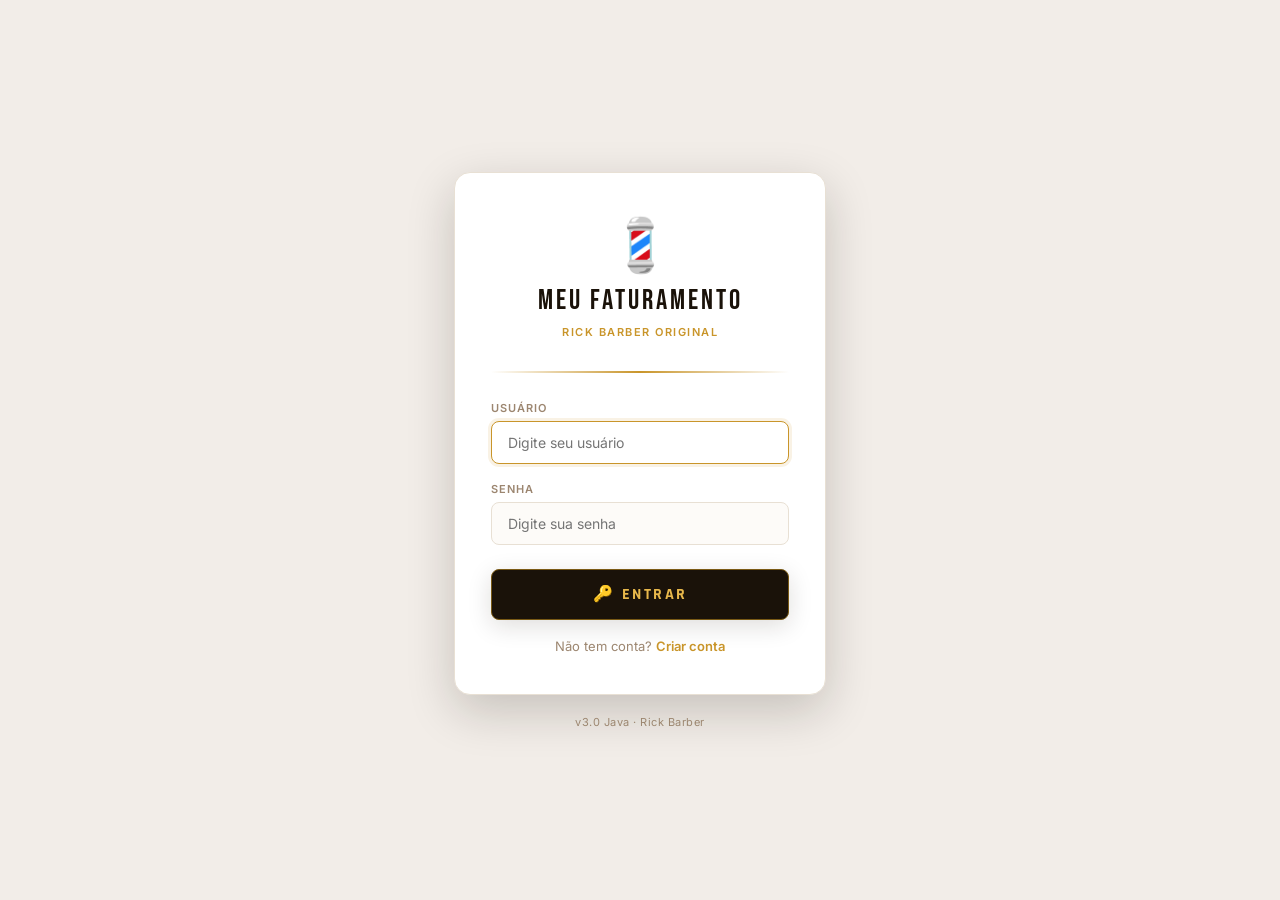
<file: frontend/agendamentos.html>
<!DOCTYPE html>
<html lang="pt-BR">
<head>
  <meta charset="UTF-8"/>
  <meta name="viewport" content="width=device-width, initial-scale=1.0"/>
  <title>Agenda · Meu Faturamento</title>
  <link rel="stylesheet" href="assets/css/style.css"/>
</head>
<body>
<div class="app-layout">
  <aside class="sidebar">
    <div class="sidebar__logo-wrap" title="Clique para trocar logo">
      <div id="logo-placeholder" style="display:flex;flex-direction:column;align-items:center;gap:6px;">
        <span style="font-size:38px;">💈</span>
        <span style="font-family:'Rajdhani',sans-serif;font-size:10px;font-weight:700;letter-spacing:1px;text-transform:uppercase;color:var(--gold-light);text-align:center;line-height:1.3;">Rick Barber<br>Original</span>
      </div>
      <div class="logo-overlay">📷<br>Trocar logo</div>
      <input type="file" id="input-logo" accept="image/*" style="position:absolute;inset:0;opacity:0;cursor:pointer;width:100%;height:100%;"/>
    </div>
    <nav class="sidebar__nav">
      <a href="index.html">    <span class="nav-icon">🏠</span><span class="nav-label">Atender</span></a>
      <a href="agendamentos.html"><span class="nav-icon">📅</span><span class="nav-label">Agenda</span></a>
      <a href="clientes.html"> <span class="nav-icon">👥</span><span class="nav-label">Clientes</span></a>
      <a href="historico.html"><span class="nav-icon">📋</span><span class="nav-label">Histórico</span></a>
      <a href="servicos.html"> <span class="nav-icon">✂️</span><span class="nav-label">Serviços</span></a>
      <a href="dashboard.html"><span class="nav-icon">📊</span><span class="nav-label">Dashboard</span></a>
    </nav>
    <button onclick="logout()" style="margin-top:auto;margin-bottom:8px;background:transparent;color:rgba(255,255,255,.35);font-family:Rajdhani,sans-serif;font-size:11px;font-weight:700;letter-spacing:1px;text-transform:uppercase;border:1px solid rgba(255,255,255,.1);border-radius:6px;padding:6px 12px;cursor:pointer;transition:all .2s;" onmouseover="this.style.color='var(--gold-light)'" onmouseout="this.style.color='rgba(255,255,255,.35)'">🚪 Sair</button>
    <div class="sidebar__version">v3.0 Java · Rick Barber</div>
  </aside>
  <main class="main-content">
    <div class="page-header">
      <h1 class="page-title">📅 Agenda</h1>
      <button class="btn btn-gold" id="btn-novo">+ Novo Agendamento</button>
    </div>
    <div class="filtros">
      <div class="form-group">
        <label>Dia</label>
        <input type="date" id="filtro-data"/>
      </div>
      <button class="btn btn-secondary" id="btn-hoje">Hoje</button>
    </div>
    <div class="tabela-wrap">
      <table>
        <thead><tr><th>Horário</th><th>Cliente</th><th>Serviço</th><th>Status</th><th>Observação</th><th>Ações</th></tr></thead>
        <tbody id="tbody"><tr><td colspan="6" style="text-align:center;padding:28px;color:var(--text-light);">Carregando…</td></tr></tbody>
      </table>
    </div>
  </main>
</div>

<div class="modal-overlay" id="modal-ag">
  <div class="modal">
    <div class="modal__title">Novo Agendamento</div>
    <div class="form-group">
      <label>Cliente *</label>
      <select id="ag-cliente"><option value="">— Cliente avulso (sem cadastro) —</option></select>
    </div>
    <div class="form-group" id="grupo-avulso">
      <label>Nome do cliente avulso *</label>
      <input type="text" id="ag-avulso" placeholder="Nome"/>
    </div>
    <div class="form-group">
      <label>Serviço *</label>
      <select id="ag-servico"></select>
    </div>
    <div style="display:flex;gap:12px;">
      <div class="form-group" style="flex:1;"><label>Dia *</label><input type="date" id="ag-data"/></div>
      <div class="form-group" style="flex:1;"><label>Horário *</label><select id="ag-hora"></select></div>
    </div>
    <div class="form-group"><label>Observação</label><textarea id="ag-obs" rows="2" placeholder="Ex: vai trazer o filho junto…"></textarea></div>
    <div style="display:flex;gap:12px;">
      <button class="btn btn-secondary" id="btn-cancelar">Cancelar</button>
      <button class="btn btn-gold" id="btn-salvar" style="flex:1;">💾 Agendar</button>
    </div>
  </div>
</div>

<script src="assets/js/app.js"></script>
<script>if(!sessionStorage.getItem("auth_token")){window.location.href="login.html";}</script>
<script>
var STATUS = {
  AGENDADO:  { txt:'🕒 Agendado',  cor:'#b8860b' },
  CONCLUIDO: { txt:'✅ Concluído', cor:'#2e7d32' },
  CANCELADO: { txt:'✖ Cancelado',  cor:'#999' }
};

function hojeISO() {
  var d = new Date();
  d.setMinutes(d.getMinutes() - d.getTimezoneOffset());
  return d.toISOString().slice(0, 10);
}

// horários de 30 em 30 min, das 08:00 às 20:00
function montarHorarios() {
  var sel = document.getElementById('ag-hora'), html = '';
  for (var h = 8; h <= 20; h++) {
    ['00', '30'].forEach(function(m) {
      if (h === 20 && m === '30') return;
      var hh = (h < 10 ? '0' : '') + h + ':' + m;
      html += '<option value="' + hh + '">' + hh + '</option>';
    });
  }
  sel.innerHTML = html;
}

async function carregar() {
  var data = document.getElementById('filtro-data').value;
  var tbody = document.getElementById('tbody');
  var lista = await agendaFetch('GET', '/agendamentos?data=' + data);
  if (!Array.isArray(lista)) {
    tbody.innerHTML = '<tr><td colspan="6" style="text-align:center;padding:24px;color:var(--text-light);">' + ((lista && lista.erro) || 'Não foi possível carregar a agenda.') + '</td></tr>';
    return;
  }
  if (!lista.length) {
    tbody.innerHTML = '<tr><td colspan="6" style="text-align:center;padding:24px;color:var(--text-light);">Nenhum agendamento nesse dia.</td></tr>';
    return;
  }
  tbody.innerHTML = lista.map(function(a) {
    var st = STATUS[a.status] || { txt:a.status, cor:'#999' };
    var acoes = a.status === 'AGENDADO'
      ? '<button class="btn btn-secondary btn-sm" onclick="mudarStatus(' + a.id + ',\'CONCLUIDO\')">✅ Concluir</button> ' +
        '<button class="btn btn-secondary btn-sm" onclick="mudarStatus(' + a.id + ',\'CANCELADO\')">✖ Cancelar</button> '
      : '';
    return '<tr>' +
      '<td><strong>' + a.dataHora.slice(11, 16) + '</strong></td>' +
      '<td>' + a.nomeCliente + '</td>' +
      '<td>' + a.nomeServico + '</td>' +
      '<td style="color:' + st.cor + ';font-weight:600;">' + st.txt + '</td>' +
      '<td>' + (a.observacao || '—') + '</td>' +
      '<td>' + acoes + '<button class="btn btn-danger btn-sm" onclick="excluir(' + a.id + ')">🗑</button></td>' +
    '</tr>';
  }).join('');
}

async function mudarStatus(id, status) {
  var r = await agendaFetch('PUT', '/agendamentos/' + id + '/status', { status:status });
  toast(r.mensagem || r.erro || 'Erro', r.erro ? 'erro' : 'sucesso');
  carregar();
}

async function excluir(id) {
  if (!confirm('Remover este agendamento?')) return;
  var r = await agendaFetch('DELETE', '/agendamentos/' + id);
  toast(r.mensagem || r.erro || 'Erro', r.erro ? 'erro' : 'sucesso');
  carregar();
}

// clientes e serviços vêm do meu-faturamento (porta 8080)
async function abrirModal() {
  var clientes = await apiGet('/clientes');
  var servicos = await apiGet('/servicos');
  document.getElementById('ag-cliente').innerHTML =
    '<option value="">— Cliente avulso (sem cadastro) —</option>' +
    (clientes || []).map(function(c){ return '<option value="' + c.id + '">' + c.nome + '</option>'; }).join('');
  document.getElementById('ag-servico').innerHTML =
    (servicos || []).map(function(s){ return '<option value="' + s.id + '">' + s.icone + ' ' + s.nome + ' (' + formatBRL(s.preco) + ')</option>'; }).join('');
  document.getElementById('ag-data').value = document.getElementById('filtro-data').value;
  document.getElementById('grupo-avulso').style.display = '';
  document.getElementById('modal-ag').classList.add('open');
}

function fecharModal() {
  document.getElementById('modal-ag').classList.remove('open');
  document.getElementById('ag-avulso').value = '';
  document.getElementById('ag-obs').value = '';
}

document.getElementById('ag-cliente').addEventListener('change', function() {
  document.getElementById('grupo-avulso').style.display = this.value ? 'none' : '';
});

document.getElementById('btn-salvar').addEventListener('click', async function() {
  var body = {
    clienteId:  document.getElementById('ag-cliente').value,
    nomeAvulso: document.getElementById('ag-avulso').value.trim(),
    servicoId:  document.getElementById('ag-servico').value,
    dataHora:   document.getElementById('ag-data').value + 'T' + document.getElementById('ag-hora').value,
    observacao: document.getElementById('ag-obs').value.trim()
  };
  var r = await agendaFetch('POST', '/agendamentos', body);
  toast(r.mensagem || r.erro || 'Erro', r.erro ? 'erro' : 'sucesso');
  if (!r.erro) {
    document.getElementById('filtro-data').value = document.getElementById('ag-data').value;
    fecharModal();
    carregar();
  }
});

document.getElementById('btn-novo').addEventListener('click', abrirModal);
document.getElementById('btn-cancelar').addEventListener('click', fecharModal);
document.getElementById('modal-ag').addEventListener('click', function(e){ if(e.target===e.currentTarget) fecharModal(); });
document.getElementById('filtro-data').addEventListener('change', carregar);
document.getElementById('btn-hoje').addEventListener('click', function() {
  document.getElementById('filtro-data').value = hojeISO();
  carregar();
});

montarHorarios();
document.getElementById('filtro-data').value = hojeISO();
carregar();
</script>
</body>
</html>
</file>
<file: frontend/assets/css/style.css>
@import url('https://fonts.googleapis.com/css2?family=Bebas+Neue&family=Rajdhani:wght@500;600;700&family=Inter:wght@300;400;500;600&display=swap');
:root {
  --bg:#F2EDE8; --sidebar-bg:#1A1209; --sidebar-w:200px;
  --gold:#C9952A; --gold-light:#E8B84B; --gold-dim:#7A5A15;
  --card-bg:#FFFFFF; --card-border:#E8E0D4;
  --text-dark:#1A1209; --text-mid:#5C4A32; --text-light:#9C8670;
  --green:#2D6A4F; --red:#9B2335;
  --radius:10px;
  --shadow-sm:0 2px 8px rgba(26,18,9,.08);
  --shadow-md:0 6px 24px rgba(26,18,9,.14);
  --shadow-lg:0 16px 48px rgba(26,18,9,.20);
  --trans:all .2s ease;
}
*,*::before,*::after { box-sizing:border-box; margin:0; padding:0; }
html,body { height:100%; font-family:'Inter',sans-serif; background:var(--bg); color:var(--text-dark); }
a { text-decoration:none; color:inherit; }
button { cursor:pointer; border:none; background:none; font-family:inherit; }
input,select,textarea { font-family:inherit; }

.app-layout { display:flex; min-height:100vh; }

/* Sidebar */
.sidebar { width:var(--sidebar-w); background:var(--sidebar-bg); display:flex; flex-direction:column; align-items:center; padding:20px 0 32px; position:fixed; top:0; left:0; height:100vh; z-index:100; }
.sidebar__logo-wrap { width:120px; height:120px; border-radius:12px; overflow:hidden; margin-bottom:28px; border:2px solid var(--gold-dim); background:#2A1C0A; display:flex; align-items:center; justify-content:center; cursor:pointer; position:relative; transition:var(--trans); }
.sidebar__logo-wrap:hover .logo-overlay { opacity:1; }
.logo-overlay { position:absolute; inset:0; background:rgba(0,0,0,.6); display:flex; flex-direction:column; align-items:center; justify-content:center; opacity:0; transition:var(--trans); font-size:11px; color:var(--gold-light); font-weight:600; text-align:center; gap:4px; }
.sidebar__nav { width:100%; padding:0 10px; display:flex; flex-direction:column; gap:2px; }
.sidebar__nav a { display:flex; align-items:center; gap:9px; color:rgba(255,255,255,.45); font-family:'Rajdhani',sans-serif; font-size:13px; font-weight:700; letter-spacing:1px; text-transform:uppercase; padding:10px 13px; border-radius:8px; transition:var(--trans); }
.sidebar__nav a .nav-icon { font-size:15px; flex-shrink:0; }
.sidebar__nav a:hover { color:var(--gold-light); background:rgba(201,149,42,.1); }
.sidebar__nav a.active { color:var(--gold-light); background:rgba(201,149,42,.15); border-left:3px solid var(--gold); padding-left:10px; }
.sidebar__version { margin-top:auto; font-size:10px; color:rgba(255,255,255,.15); }

/* Main */
.main-content { margin-left:var(--sidebar-w); flex:1; padding:24px 28px; min-height:100vh; }

/* Header atendimento */
.cliente-header { display:flex; align-items:stretch; gap:12px; margin-bottom:20px; flex-wrap:wrap; }
.info-box { background:var(--card-bg); border:1px solid var(--card-border); border-radius:var(--radius); padding:10px 18px; box-shadow:var(--shadow-sm); min-width:160px; }
.info-box .lbl { font-size:10px; font-weight:600; text-transform:uppercase; letter-spacing:1.2px; color:var(--text-light); margin-bottom:4px; }
.info-box .val { font-family:'Rajdhani',sans-serif; font-size:20px; font-weight:700; color:var(--text-dark); }
.info-box .val.gold { color:var(--gold); }
.btn-add { width:52px; background:var(--gold); color:var(--sidebar-bg); border-radius:var(--radius); font-size:26px; display:flex; align-items:center; justify-content:center; box-shadow:var(--shadow-sm); transition:var(--trans); flex-shrink:0; align-self:stretch; }
.btn-add:hover { background:var(--gold-light); transform:scale(1.05); }

/* Cards serviços */
.services-grid { display:grid; grid-template-columns:repeat(auto-fill,minmax(150px,1fr)); gap:14px; }
.service-card { background:var(--card-bg); border:1.5px solid var(--card-border); border-radius:var(--radius); overflow:hidden; cursor:pointer; transition:var(--trans); box-shadow:var(--shadow-sm); position:relative; user-select:none; }
.service-card:hover { transform:translateY(-4px); box-shadow:var(--shadow-md); border-color:var(--gold-dim); }
.service-card.selected { border-color:var(--gold); box-shadow:0 0 0 3px rgba(201,149,42,.3),var(--shadow-md); }
.service-card__img-wrap { height:110px; display:flex; align-items:center; justify-content:center; background:#FAF7F3; overflow:hidden; }
.service-card__check { position:absolute; top:8px; right:8px; width:26px; height:26px; background:var(--gold); border-radius:50%; display:flex; align-items:center; justify-content:center; font-size:13px; color:var(--sidebar-bg); font-weight:900; opacity:0; transform:scale(0) rotate(-45deg); transition:all .25s cubic-bezier(.34,1.56,.64,1); }
.service-card.selected .service-card__check { opacity:1; transform:scale(1) rotate(0); }
.service-card__name { font-family:'Rajdhani',sans-serif; font-size:12px; font-weight:700; letter-spacing:.5px; text-transform:uppercase; color:var(--text-mid); text-align:center; padding:6px 8px 2px; }
.service-card__price { background:var(--sidebar-bg); color:var(--gold-light); text-align:center; font-family:'Rajdhani',sans-serif; font-size:16px; font-weight:700; padding:7px 4px; transition:var(--trans); }
.service-card.selected .service-card__price { background:var(--gold); color:var(--sidebar-bg); }
.sv-emoji { font-size:52px; display:flex; align-items:center; justify-content:center; width:100%; height:100%; }

/* Botão finalizar */
.btn-finalizar { display:block; width:100%; margin-top:24px; padding:15px; background:var(--sidebar-bg); color:var(--gold-light); font-family:'Rajdhani',sans-serif; font-size:17px; font-weight:700; letter-spacing:2.5px; text-transform:uppercase; border-radius:var(--radius); box-shadow:var(--shadow-md); transition:var(--trans); text-align:center; border:1.5px solid var(--gold-dim); }
.btn-finalizar:hover:not(:disabled) { background:var(--gold); color:var(--sidebar-bg); border-color:var(--gold); transform:translateY(-2px); }
.btn-finalizar:disabled { opacity:.35; cursor:not-allowed; }

/* Modal */
.modal-overlay { position:fixed; inset:0; background:rgba(26,18,9,.65); display:flex; align-items:center; justify-content:center; z-index:500; padding:16px; opacity:0; pointer-events:none; transition:opacity .25s; backdrop-filter:blur(3px); }
.modal-overlay.open { opacity:1; pointer-events:all; }
.modal { background:var(--card-bg); border-radius:14px; width:100%; max-width:500px; padding:32px; box-shadow:var(--shadow-lg); transform:translateY(24px) scale(.97); transition:transform .28s cubic-bezier(.34,1.2,.64,1); max-height:92vh; overflow-y:auto; border:1px solid var(--card-border); }
.modal-overlay.open .modal { transform:translateY(0) scale(1); }
.modal__title { font-family:'Bebas Neue',cursive; font-size:26px; letter-spacing:2px; color:var(--sidebar-bg); margin-bottom:20px; display:flex; align-items:center; gap:10px; }
.modal__title::after { content:''; flex:1; height:2px; background:linear-gradient(to right,var(--gold),transparent); border-radius:2px; }

/* Forms */
.form-group { margin-bottom:16px; position:relative; }
.form-group label { display:block; font-size:11px; font-weight:600; text-transform:uppercase; letter-spacing:1px; color:var(--text-light); margin-bottom:6px; }
.form-group input,.form-group select,.form-group textarea { width:100%; padding:10px 14px; border:1.5px solid var(--card-border); border-radius:8px; font-size:14px; background:#FDFBF8; transition:var(--trans); color:var(--text-dark); }
.form-group input:focus,.form-group select:focus,.form-group textarea:focus { outline:none; border-color:var(--gold); background:#fff; box-shadow:0 0 0 3px rgba(201,149,42,.12); }

/* Resumo pedido */
.pedido-resumo { background:#FBF6EE; border-radius:var(--radius); padding:14px 16px; margin-bottom:16px; border:1px solid #EDE5D8; }
.pedido-resumo__item { display:flex; justify-content:space-between; padding:5px 0; font-size:14px; border-bottom:1px dashed #E8DCCC; color:var(--text-mid); }
.pedido-resumo__total { display:flex; justify-content:space-between; font-family:'Rajdhani',sans-serif; font-size:20px; font-weight:700; margin-top:10px; color:var(--sidebar-bg); }

/* Pagamento */
.pagamento-opcoes { display:grid; grid-template-columns:1fr 1fr; gap:8px; margin-bottom:16px; }
.pagamento-btn { padding:10px 8px; border:1.5px solid var(--card-border); border-radius:8px; font-family:'Rajdhani',sans-serif; font-size:13px; font-weight:700; letter-spacing:.8px; text-transform:uppercase; text-align:center; transition:var(--trans); cursor:pointer; background:#FDFBF8; color:var(--text-mid); }
.pagamento-btn:hover { border-color:var(--gold-dim); color:var(--gold-dim); }
.pagamento-btn.ativo { background:var(--sidebar-bg); border-color:var(--sidebar-bg); color:var(--gold-light); }

/* Botões */
.btn { padding:11px 22px; border-radius:8px; font-family:'Rajdhani',sans-serif; font-size:14px; font-weight:700; letter-spacing:1.2px; text-transform:uppercase; transition:var(--trans); cursor:pointer; border:none; }
.btn-primary { background:var(--sidebar-bg); color:var(--gold-light); border:1.5px solid var(--gold-dim); }
.btn-primary:hover { background:var(--gold); color:var(--sidebar-bg); }
.btn-secondary { background:transparent; color:var(--text-mid); border:1.5px solid var(--card-border); }
.btn-secondary:hover { border-color:var(--gold-dim); color:var(--gold-dim); }
.btn-gold { background:var(--gold); color:var(--sidebar-bg); }
.btn-gold:hover { background:var(--gold-light); }
.btn-danger { background:var(--red); color:#fff; }
.btn-danger:hover { background:#7A1B29; }
.btn-sm { padding:6px 14px; font-size:12px; }

/* Toast */
.toast-container { position:fixed; top:20px; right:20px; z-index:999; display:flex; flex-direction:column; gap:8px; }
.toast { padding:13px 20px; border-radius:8px; font-size:14px; font-weight:500; box-shadow:var(--shadow-md); animation:slideIn .3s ease forwards; max-width:320px; background:var(--green); color:#fff; }
.toast.erro { background:var(--red); }
.toast.aviso { background:var(--gold); color:var(--sidebar-bg); }
@keyframes slideIn { from{opacity:0;transform:translateX(50px);} to{opacity:1;transform:translateX(0);} }

/* Páginas internas */
.page-header { display:flex; align-items:center; justify-content:space-between; margin-bottom:24px; }
.page-title { font-family:'Bebas Neue',cursive; font-size:34px; letter-spacing:2px; color:var(--sidebar-bg); }
.tabela-wrap { background:var(--card-bg); border-radius:var(--radius); overflow:hidden; box-shadow:var(--shadow-sm); border:1px solid var(--card-border); }
table { width:100%; border-collapse:collapse; font-size:14px; }
thead tr { background:var(--sidebar-bg); }
thead th { padding:13px 16px; text-align:left; font-family:'Rajdhani',sans-serif; font-weight:700; font-size:12px; letter-spacing:1.2px; text-transform:uppercase; color:var(--gold-light); }
tbody tr { border-bottom:1px solid #F0EAE0; transition:background .15s; }
tbody tr:last-child { border-bottom:none; }
tbody tr:hover { background:#FBF6EE; }
tbody td { padding:12px 16px; vertical-align:middle; }
.badge { display:inline-block; padding:3px 10px; border-radius:20px; font-size:11px; font-weight:700; text-transform:uppercase; }
.badge-dinheiro { background:#D4EDDA; color:#155724; }
.badge-pix { background:#CCE5FF; color:#004085; }
.badge-cartao { background:#FFF3CD; color:#856404; }

/* Dashboard */
.dash-cards { display:grid; grid-template-columns:repeat(auto-fill,minmax(190px,1fr)); gap:14px; margin-bottom:28px; }
.dash-card { background:var(--card-bg); border-radius:var(--radius); padding:18px 22px; box-shadow:var(--shadow-sm); border:1px solid var(--card-border); border-left:4px solid var(--gold); }
.dash-card__label { font-size:10px; font-weight:700; text-transform:uppercase; letter-spacing:1.2px; color:var(--text-light); margin-bottom:8px; }
.dash-card__value { font-family:'Bebas Neue',cursive; font-size:36px; color:var(--sidebar-bg); line-height:1; }
.dash-card__value.green { color:var(--green); }
.filtros { display:flex; gap:12px; align-items:flex-end; flex-wrap:wrap; background:var(--card-bg); padding:16px; border-radius:var(--radius); margin-bottom:20px; box-shadow:var(--shadow-sm); border:1px solid var(--card-border); }
.filtros .form-group { margin:0; }

/* Emoji picker */
.emoji-grid { display:grid; grid-template-columns:repeat(7,1fr); gap:4px; max-height:160px; overflow-y:auto; padding:4px; background:#FAF7F3; border-radius:8px; border:1px solid var(--card-border); }
.emoji-opt { font-size:24px; padding:6px; border-radius:6px; text-align:center; cursor:pointer; transition:background .15s; border:2px solid transparent; }
.emoji-opt:hover { background:#F0E8D8; }
.emoji-opt.ativo { border-color:var(--gold); background:#F0E8D8; }

/* Dropdown clientes */
.cliente-dropdown { position:relative; }
.cli-row { display:flex; gap:8px; }
.cli-row input { flex:1; padding:10px 14px; border:1.5px solid var(--card-border); border-radius:8px; font-size:14px; background:#FDFBF8; color:var(--text-dark); transition:var(--trans); }
.cli-row input:focus { outline:none; border-color:var(--gold); box-shadow:0 0 0 3px rgba(201,149,42,.12); }
.btn-ver-cli { padding:10px 14px; background:var(--sidebar-bg); color:var(--gold-light); border-radius:8px; font-size:13px; font-weight:700; border:1.5px solid var(--gold-dim); cursor:pointer; font-family:'Rajdhani',sans-serif; white-space:nowrap; transition:var(--trans); }
.btn-ver-cli:hover { background:var(--gold); color:var(--sidebar-bg); }
.auto-drop { display:none; position:absolute; top:100%; left:0; right:0; background:#fff; border:1.5px solid var(--gold); border-top:none; border-radius:0 0 10px 10px; z-index:300; max-height:220px; overflow-y:auto; box-shadow:var(--shadow-md); }
.auto-item { padding:10px 16px; cursor:pointer; font-size:14px; border-bottom:1px solid #F5F0EA; display:flex; align-items:center; gap:10px; transition:background .15s; }
.auto-item:hover { background:#FBF6EE; }
.auto-avatar { width:30px; height:30px; border-radius:50%; background:var(--gold); color:var(--sidebar-bg); display:flex; align-items:center; justify-content:center; font-weight:700; font-size:13px; flex-shrink:0; }
.auto-nome { font-weight:600; flex:1; }
.auto-tel { font-size:11px; color:var(--text-light); }
.auto-empty { padding:14px 16px; font-size:13px; color:var(--text-light); text-align:center; }
</file>
